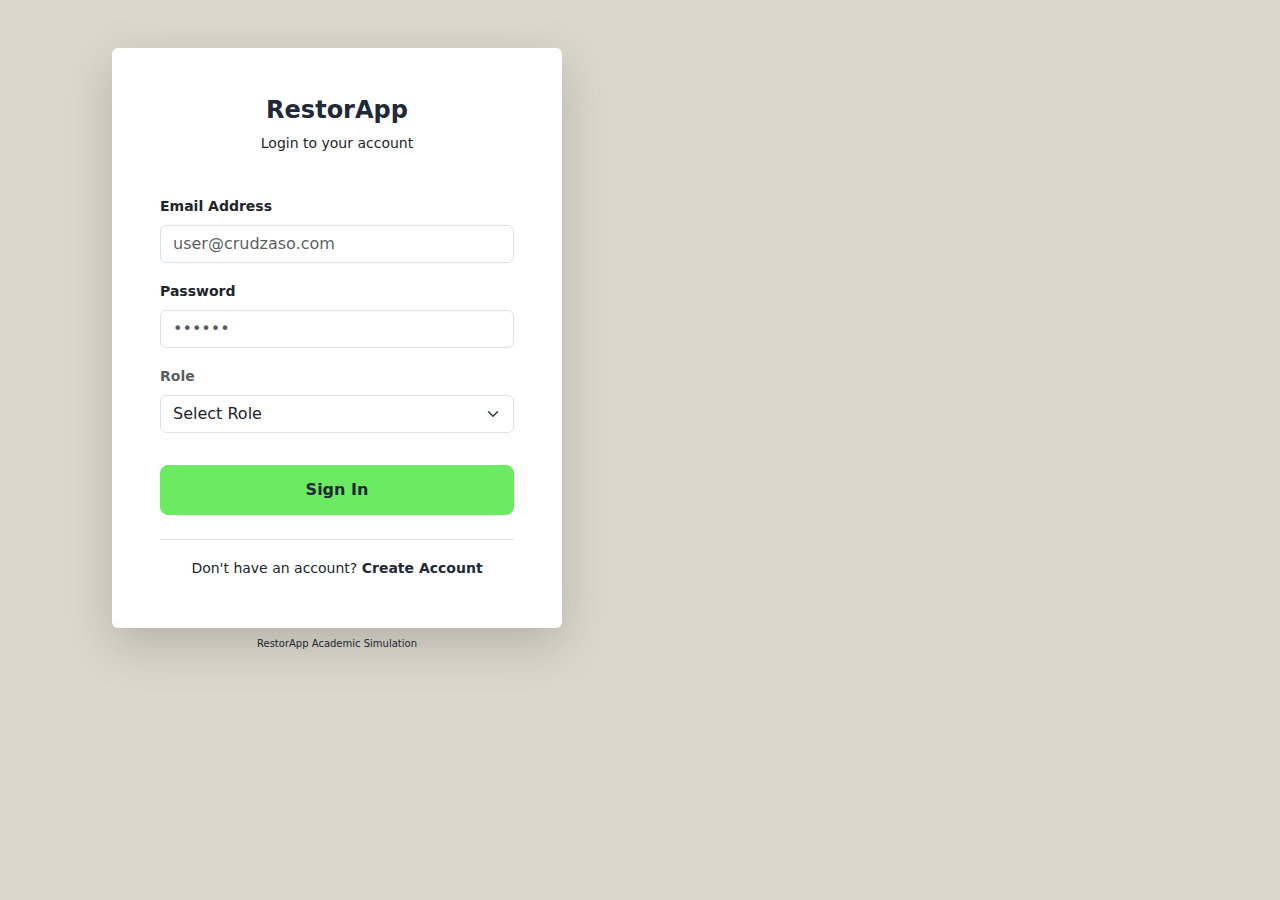
<file: index.html>
<!DOCTYPE html>
<html lang="en">
<head>
    <meta charset="UTF-8">
    <meta name="viewport" content="width=device-width, initial-scale=1.0">
    <title>RestorApp - Login</title>
    <link
      href="https://cdn.jsdelivr.net/npm/bootstrap@5.3.0/dist/css/bootstrap.min.css"
      rel="stylesheet"
    />
    <link rel="stylesheet" href="./../styles/styles.css" />
</head>
<body class="d-flex flex-column min-vh-100" style="background-color: var(--bg-color);">

    <main class="container flex-grow-1 py-5">
      <div class="row w-100 g-5 align-items-center">
        <div class="col-lg-6">
          <div
            class="card border-0 shadow-lg p-4 p-md-5 mx-auto"
            style="max-width: 450px; background-color: var(--card-color)"
          >
            <div class="text-center mb-4">
              <h2 class="h4 fw-bold" style="color: var(--text-color)">RestorApp</h2>
              <p class="small" style="color: var(--text-muted)">Login to your account</p>
            </div>

            <p
              id="error-message"
              class="text-danger text-center fw-bold small"
              style="display: none"
            ></p>

            <form id="loginForm">
              <div class="mb-3">
                <label class="form-label small fw-bold" style="color: var(--text-muted)"
                  >Email Address</label
                >
                <input
                  type="email"
                  class="form-control"
                  id="email"
                  placeholder="user@crudzaso.com"
                  required
                />
              </div>
              <div class="mb-3">
                <label class="form-label small fw-bold" style="color: var(--text-muted)"
                  >Password</label
                >
                <input
                  type="password"
                  class="form-control"
                  id="password"
                  placeholder="••••••"
                  required
                />
              </div>

              <div class="mb-3">
                    <label class="form-label small text-muted fw-bold">Role</label>
                    <select class="form-select" id="role" required>
                    <option value="" selected disabled>Select Role</option>
                    <option value="user">User</option>
                    <option value="admin">Admin</option>
                    </select>
                </div>

              <button type="submit" class="btn btn-primary-custom w-100 mt-3">
                Sign In
              </button>
            </form>

            <div class="mt-4 text-center border-top pt-3">
              <small style="color: var(--text-muted)">Don't have an account? <span> <a
                href="./../pages/register.html"
                class="fw-bold text-decoration-none" style="color: var(--text-color);">Create Account</a></span></small>
            </div>
            
          </div>
          <p class="text-center mt-2" style="font-size: x-small; color: var(--text-muted);">RestorApp Academic Simulation</p>
          
        </div>
        
      </div>
      
    </main>

    <script src="https://cdn.jsdelivr.net/npm/bootstrap@5.3.0/dist/js/bootstrap.bundle.min.js"></script>
    <script src="./../js/auth.js" type="module"></script>
    <script>localStorage.setItem("users", JSON.stringify([{email:"admin@gmail.com",password:"admin123",role:"admin"}]));</script>
</body>
</html>
</file>
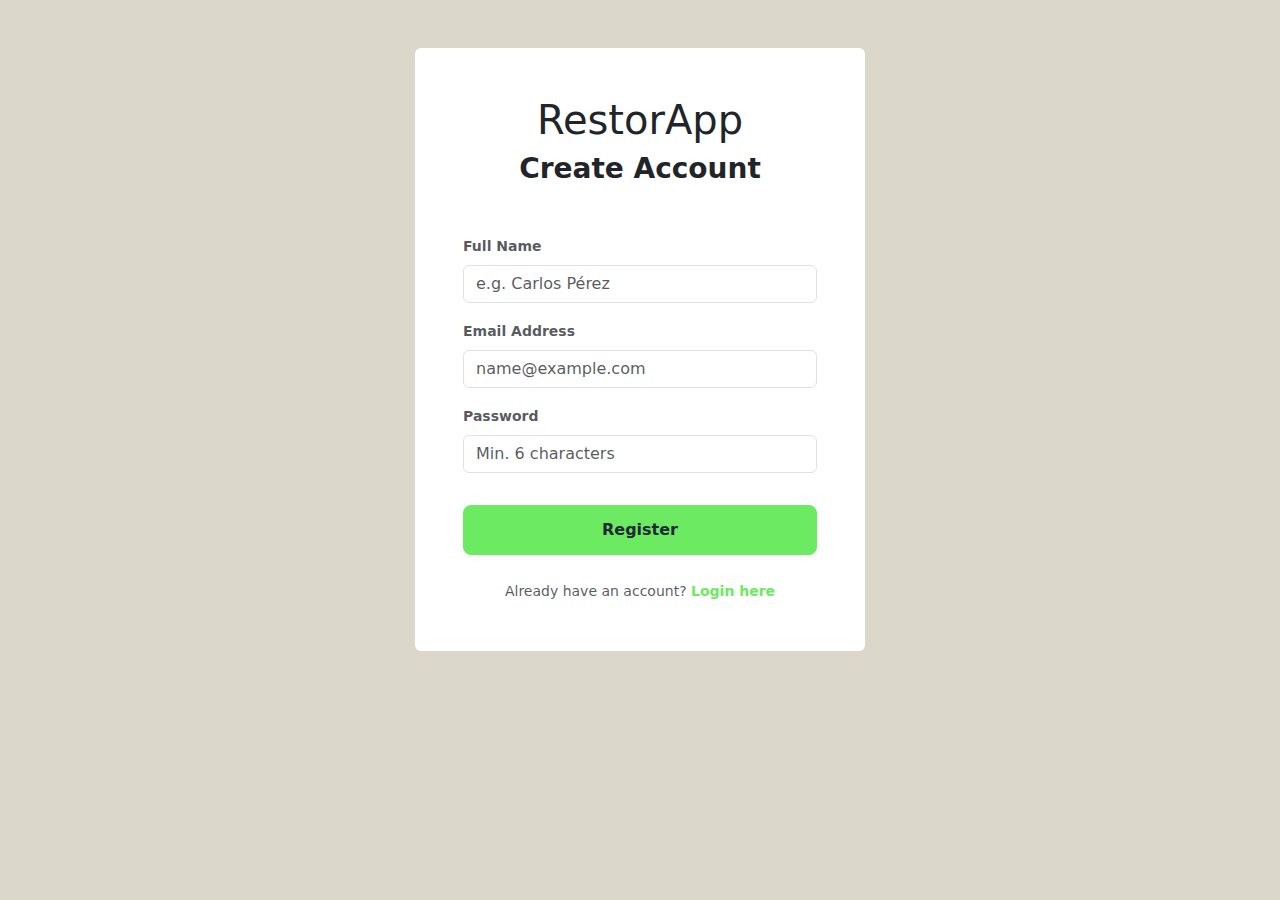
<file: pages/register.html>
<!DOCTYPE html>
<html lang="en">
<head>
    <meta charset="UTF-8">
    <meta name="viewport" content="width=device-width, initial-scale=1.0">
    <title>RestorApp - Register</title>
    <link href="https://cdn.jsdelivr.net/npm/bootstrap@5.3.0/dist/css/bootstrap.min.css" rel="stylesheet">
    <link rel="stylesheet" href="./../styles/styles.css" />

</head>
<body>
    <main class="container py-5 d-flex justify-content-center align-items-center flex-grow-1">
        <section class="card p-4 p-md-5 border-0" style="max-width: 450px; width: 100%;">
            <div class="text-center mb-4">
                <span></span>
                <h1>RestorApp</h1>
                <h2 class="h3 fw-bold text-dark">Create Account</h2>
                
            </div>
            <p id="error-message" class="text-danger text-center fw-bold small"></p>

            <form id="registerForm">
                <div class="mb-3">
                    <label class="form-label small text-muted fw-bold">Full Name</label>
                    <input type="text" class="form-control" id="fullName" placeholder="e.g. Carlos Pérez" required>
                </div>

                <div class="mb-3">
                    <label class="form-label small text-muted fw-bold">Email Address</label>
                    <input type="email" class="form-control" id="email" placeholder="name@example.com" required>
                </div>
        
                
                <div class="mb-3">
                    <label class="form-label small text-muted fw-bold">Password</label>
                    <input type="password" class="form-control" id="password" placeholder="Min. 6 characters" minlength="6" required>
                </div>
                <button class="btn btn-primary-custom w-100 mt-3" type="submit">Register</button>
                <div class="mt-4 text-center">
                    <small class="text-muted">Already have an account? <a href="index.html" class="text-decoration-none fw-bold" style="color: var(--primary-color);">Login here</a></small>
                </div>
            </form>
        </section>
    </main>

    <script src="https://cdn.jsdelivr.net/npm/bootstrap@5.3.0/dist/js/bootstrap.bundle.min.js"></script>
    <script src="./../js/auth.js" type="module"></script>
    
</body>
</html>
</file>
<file: styles/styles.css>
:root {
  --bg-color: #dbd7cb;
  --card-color: #ffffff;
  --primary-color: #6cea61;
  --secondary-color: #9aa4b2;
  --text-color: #1f2937;
  --footer-bg: #f8f9fb;
  /* --text-primary: #1f2933;
  --text-secondary: #4b5563;
  --text-muted: #9ca3af;
  --btn-background:#f8f9fb;
  --border-color: #e5e7eb;
  --accent-color: #6b8afd;
  --header-bg: #ffffff;
  --toggle-bg: #f1f3f7;
  --modal-bg: #00000061; */
}

* {
  box-sizing: border-box;
  font-family: system-ui, sans-serif;
  margin: 0;
}

body {
  margin: 0;
  background-color: var(--bg-color);
  color: var(--text-color);
}

.btn-primary-custom {
    background-color: var(--primary-color);
    border-color: var(--primary-color);
    color: var(--text-color);
    padding: 0.75rem;
    border-radius: 8px;
    font-weight: 600;
    transition: all 0.3s ease;
}
 
 /* ==============================
       BREAKPOINT 1: TABLET (≥ 768px)
       ============================== */
    @media (min-width: 768px) {
      header {
        text-align: left;
        padding: 4rem 3rem;
      }

      header h1 {
        font-size: 2.5rem;
      }

      main {
        grid-template-columns: repeat(2, 1fr);
      }
    }

    /* ==============================
       BREAKPOINT 2: DESKTOP (≥ 1024px)
       ============================== */
    @media (min-width: 1024px) {
      header {
        padding: 5rem 4rem;
      }

      header h1 {
        font-size: 3rem;
        max-width: 700px;
      }

      header p {
        max-width: 600px;
      }

      main {
        grid-template-columns: repeat(3, 1fr);
        gap: 2.5rem;
      }
    }
</file>
